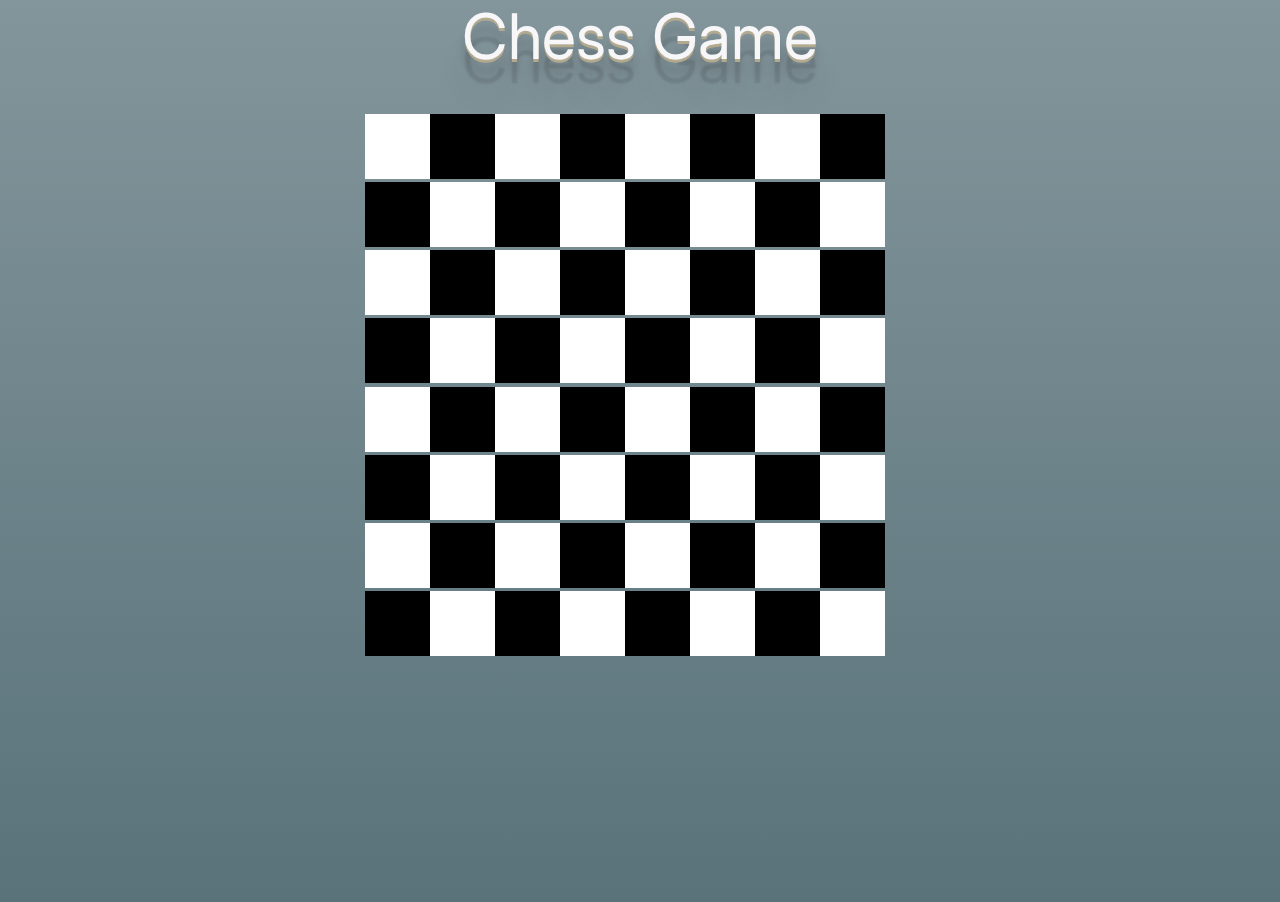
<file: index.html>
<!DOCTYPE html>
<!--[if lt IE 7]>      <html class="no-js lt-ie9 lt-ie8 lt-ie7"> <![endif]-->
<!--[if IE 7]>         <html class="no-js lt-ie9 lt-ie8"> <![endif]-->
<!--[if IE 8]>         <html class="no-js lt-ie9"> <![endif]-->
<!--[if gt IE 8]><!-->
<html class="no-js">
<!--<![endif]-->

<head>
    <meta charset="utf-8">
    <meta http-equiv="X-UA-Compatible" content="IE=edge">
    <title></title>
    <meta name="description" content="Best website ever.">
    <!-- Facebbok And Twitter Meta-->
    <meta property="og:title" content="European Travel Destinations">
    <meta property="og:description" content="Offering tour packages for individuals or groups.">
    <meta property="og:image" content="http://euro-travel-example.com/thumbnail.jpg">
    <meta property="og:url" content="http://euro-travel-example.com/index.htm">
    <meta name="twitter:card" content="summary_large_image">
    <!-- Facebbok And Twitter Meta END-->

    <meta name="viewport" content="width=device-width, initial-scale=1">
    <link rel="stylesheet" href="https://cdnjs.cloudflare.com/ajax/libs/materialize/1.0.0/css/materialize.min.css">
    <link href="https://fonts.googleapis.com/css2?family=Inter:wght@400;600;800&display=swap" rel="stylesheet">
    <link rel="stylesheet" href="https://cdnjs.cloudflare.com/ajax/libs/font-awesome/5.15.1/css/all.min.css"
        integrity="sha512-+4zCK9k+qNFUR5X+cKL9EIR+ZOhtIloNl9GIKS57V1MyNsYpYcUrUeQc9vNfzsWfV28IaLL3i96P9sdNyeRssA=="
        crossorigin="anonymous" />
    <link rel="stylesheet" href="style.css">
</head>

<body>
    <!--[if lt IE 7]>
            <p class="browsehappy">You are using an <strong>outdated</strong> browser. Please <a href="#">upgrade your browser</a> to improve your experience.</p>
        <![endif]-->
    <div class="container center">
        <h1>Chess Game</h1>
        <div class="grid" id="grid">

        </div>
    </div>

    <script src="https://cdnjs.cloudflare.com/ajax/libs/materialize/1.0.0/js/materialize.min.js"></script>

    <script src="application.js" async defer></script>

</body>

</html>
</file>
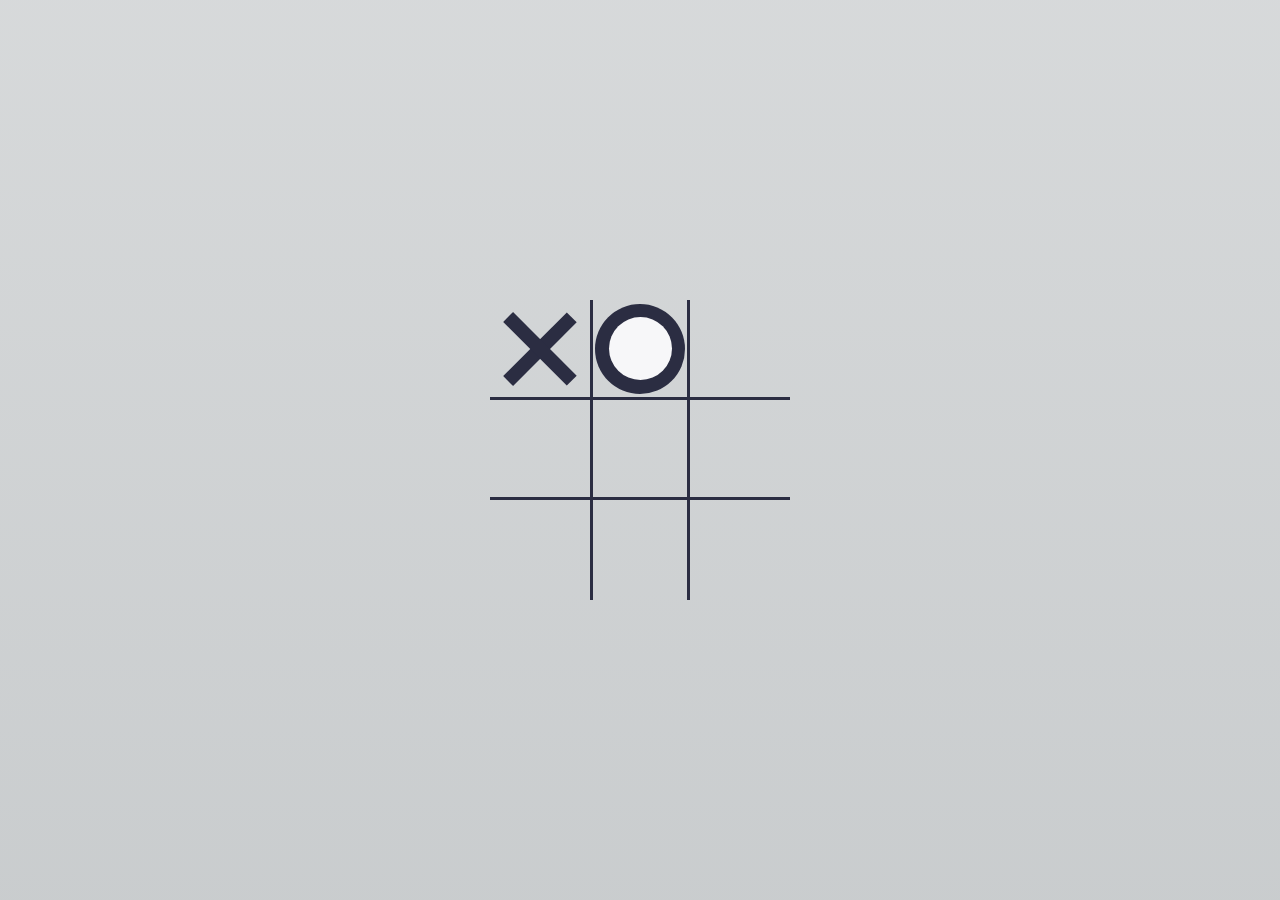
<file: ticTacToe-js/index.html>
<!DOCTYPE html>
<!--[if lt IE 7]>      <html class="no-js lt-ie9 lt-ie8 lt-ie7"> <![endif]-->
<!--[if IE 7]>         <html class="no-js lt-ie9 lt-ie8"> <![endif]-->
<!--[if IE 8]>         <html class="no-js lt-ie9"> <![endif]-->
<!--[if gt IE 8]><!-->
<html class="no-js">
<!--<![endif]-->

<head>
    <meta charset="utf-8">
    <meta http-equiv="X-UA-Compatible" content="IE=edge">
    <title></title>
    <meta name="description" content="Best website ever.">
    <!-- Facebbok And Twitter Meta-->
    <meta property="og:title" content="European Travel Destinations">
    <meta property="og:description" content="Offering tour packages for individuals or groups.">
    <meta property="og:image" content="http://euro-travel-example.com/thumbnail.jpg">
    <meta property="og:url" content="http://euro-travel-example.com/index.htm">
    <meta name="twitter:card" content="summary_large_image">
    <!-- Facebbok And Twitter Meta END-->

    <meta name="viewport" content="width=device-width, initial-scale=1">
    <link href="https://fonts.googleapis.com/css2?family=Inter:wght@400;600;800&display=swap" rel="stylesheet">
    <link rel="stylesheet" href="style.css">
</head>

<body>
    <!--[if lt IE 7]>
            <p class="browsehappy">You are using an <strong>outdated</strong> browser. Please <a href="#">upgrade your browser</a> to improve your experience.</p>
        <![endif]-->
    <div class="board x" id="board">
        <div class="cell x" data-cell></div>
        <div class="cell y" data-cell></div>
        <div class="cell" data-cell></div>
        <div class="cell" data-cell></div>
        <div class="cell" data-cell></div>
        <div class="cell" data-cell></div>
        <div class="cell" data-cell></div>
        <div class="cell" data-cell></div>
        <div class="cell" data-cell></div>
    </div>
    <div class="winning-message" id="winningMessage">
        <div data-winning-message-text>WIn ! </div>
        <button id="restartBtn">Restart</button>
    </div>
    <script src="application.js" async defer></script>
</body>

</html>
</file>
<file: style.css>
@import "/css/normalize.css";
@import "/css/test.css";


:root {
    --clr-1: #2B2D42;
    --clr-2: #E86A92;
    --clr-3: #F7E733;
    --clr-4: #F7F7F9;
    --clr-5: #41E2BA;
    --clr-6: #C1666B;

    --dark80: rgba(48, 79, 89, .8);
    --dark60: rgba(48, 79, 89, .6);
    --transition: all 0.3s ease 0s;

    --ff: 'Inter', sans-serif;
    --fw-reg: 300;
    --fw-bold: 900;

    --fs-h1: 2.2rem;
    --fs-h2: 2.0rem;
    --fs-h3: 1.6rem;
    --fs-h4: 1.4rem;
    --fs-h5: 1.2rem;
    --fs-body: 1rem;

}

/* Reset class*/
* {
    box-sizing: inherit;
}

html {
    box-sizing: border-box;
}

html,
body {
    width: 100%;
    min-height: 100vh;
}

body {
    background: linear-gradient(var(--dark60),
        var(--dark80)),
    url("https://source.unsplash.com/featured/?{chess}");
    background-position: center;
    background-repeat: no-repeat;
    background-size: cover;
    font-family: var(--ff);
}

/* TYPOGRAPHY */

h1 {
    font-size: clamp(calc(0.5*var(--fs-h1)), 7vh, 8rem);
    color: var(--clr-4);
    text-shadow: 0px 3px 0px #b2a98f,
        0px 14px 10px rgba(0, 0, 0, 0.15),
        0px 24px 2px rgba(0, 0, 0, 0.1),
        0px 34px 30px rgba(0, 0, 0, 0.1);
    margin-top: 2px;
}

h2 {
    font-size: var(--fs-h2);
}

h3 {
    font-size: var(--fs-h3);
}

h4 {
    font-size: var(--fs-h4);
}

h5 {
    font-size: var(--fs-h5);
}

.grid {
    border-radius: 5px;
    max-width: 550px;
    margin: auto;
}

.scare100 {
    height: 65px;
    width: 65px;
}

.grid {
    display: flex;
    flex-wrap: wrap;
}

figure {
    position: relative;
    margin: 0;
}

i {
    font-size: 30px;
    position: absolute;
    top: 50%;
    right: 50%;
    transform: translate(50%, -50%);
    color: var(--clr-6);
}

.fa-viruses {
    color: rgba(0, 0, 0, 0);
    transition: all 0.5s ease;

}

.fa-viruses:hover {
    color: var(--clr-5);
    font-size: 4em;
}

.player2 {
    color: #41E2BA;
}
</file>
<file: ticTacToe-js/style.css>
@import "/css/normalize.css";

:root {
    --clr-1: #2B2D42;
    --clr-2: #E86A92;
    --clr-3: #F7E733;
    --clr-4: #F7F7F9;
    --clr-5: #41E2BA;
    --clr-6: #C1666B;

    --dark80: rgba(188, 192, 194, 0.8);
    --dark60: rgba(188, 192, 194, 0.6);
    --transition: all 0.3s ease 0s;

    --ff: 'Inter', sans-serif;
    --fw-reg: 300;
    --fw-bold: 900;

    --fs-h1: 2.2rem;
    --fs-h2: 2.0rem;
    --fs-h3: 1.6rem;
    --fs-h4: 1.4rem;
    --fs-h5: 1.2rem;
    --fs-body: 1rem;

    --cell-seize: 100px;
    --mark-seize: calc(var(--cell-seize)*.9)
        /* 90 % of cell seize*/
    ;
}

/* Reset class*/
* {
    box-sizing: inherit;
}

html {
    box-sizing: border-box;
}

html,
body {
    width: 100%;
    height: 100%;
}

body {
    background:
        linear-gradient(var(--dark60),
            var(--dark80)),
        url("https://source.unsplash.com/daily");
    background-position: center;
    background-repeat: no-repeat;
    background-size: cover;
    font-family: var(--ff);
}

/* TYPOGRAPHY */

h1 {
    font-size: var(--fs-h1);
}

h2 {
    font-size: var(--fs-h2);
}

h3 {
    font-size: var(--fs-h3);
}

h4 {
    font-size: var(--fs-h4);
}

h5 {
    font-size: var(--fs-h5);
}

/* Header

/* Footer

/* Your template */

@media screen and (min-with:1400px) {}


@media screen and (min-with:960px) {}

@media screen and (min-with:700px) {}

@media screen and (min-with:560px) {}

.board {
    width: 100vw;
    height: 100vh;
    display: grid;
    justify-content: center;
    align-content: center;
    /* Center Mark in each cell */
    justify-items: center;
    justify-items: center;
    grid-template-columns: repeat(3, auto);
}

.cell {
    width: var(--cell-seize);
    height: var(--cell-seize);
    border: solid 3px var(--clr-1);
    display: flex;
    justify-content: center;
    align-items: center;
    position: relative;
    cursor: pointer;

}

/* Remove Border Top  */
.cell:nth-child(1n+1) {
    border-top: none;
}

/* Remove Border Bottom */
.cell:nth-child(3n+1) {
    border-left: none;
    border-right: none;
}

/* Remove Border Righr */
.cell:nth-child(3n+3) {
    border-right: none;
    border-left: none;
}

/* Remove Border Bottom */
.cell:nth-child(n+7) {
    border-bottom: none;
}

.cell.x,
.cell.cell.y {
    cursor: not-allowed;
}

.cell.x::before,
.cell.x::after,
.board.x .cell:not(.x):not(.y):hover::before,
.board.x .cell:not(.x):not(.y):hover::after {
    content: "";
    /* 25%  of 90% of cell seize*/
    width: calc(var(--mark-seize)*0.15);
    height: var(--mark-seize);
    background-color: var(--clr-1);
    position: absolute;
}

.board.x .cell:not(.x):not(.y):hover::before,
.board.x .cell:not(.x):not(.y):hover::after {
    background-color: lightgray;
}


.cell.x::before,
.board.x .cell:hover::before {
    transform: rotate(45deg);
}

.cell.x::after,
.board.x .cell:hover::after {
    transform: rotate(-45deg);
}



.cell.y::before,
.cell.y::after {
    content: "";
    /* 25%  of 90% of cell seize*/
    width: var(--mark-seize);
    height: var(--mark-seize);
    background-color: var(--clr-1);
    position: absolute;
}

.cell.y::before {
    border-radius: 50%;

}

.cell.y::after {
    width: calc(var(--mark-seize)*0.7);
    height: calc(var(--mark-seize)*0.7);
    background-color: var(--clr-4);
    border-radius: 50%;
}

.winning-message {
    position: fixed;
    top: 0;
    right: 0;
    bottom: 0;
    left: 0;
    background-color: rgba(0, 0, 0, .9);
    display: none;
    justify-content: center;
    align-items: center;
    flex-direction: column;
    color: white;
    font-size: 5rem;
}

.winning-message button {
    font-size: 3rem;
    background-color: white;
    border: 1px solid black;
    padding: .25em .5em;
}

.winning-message button:hover {
    background-color: black;
    border: 1px solid white;
    color: white;
}
</file>
